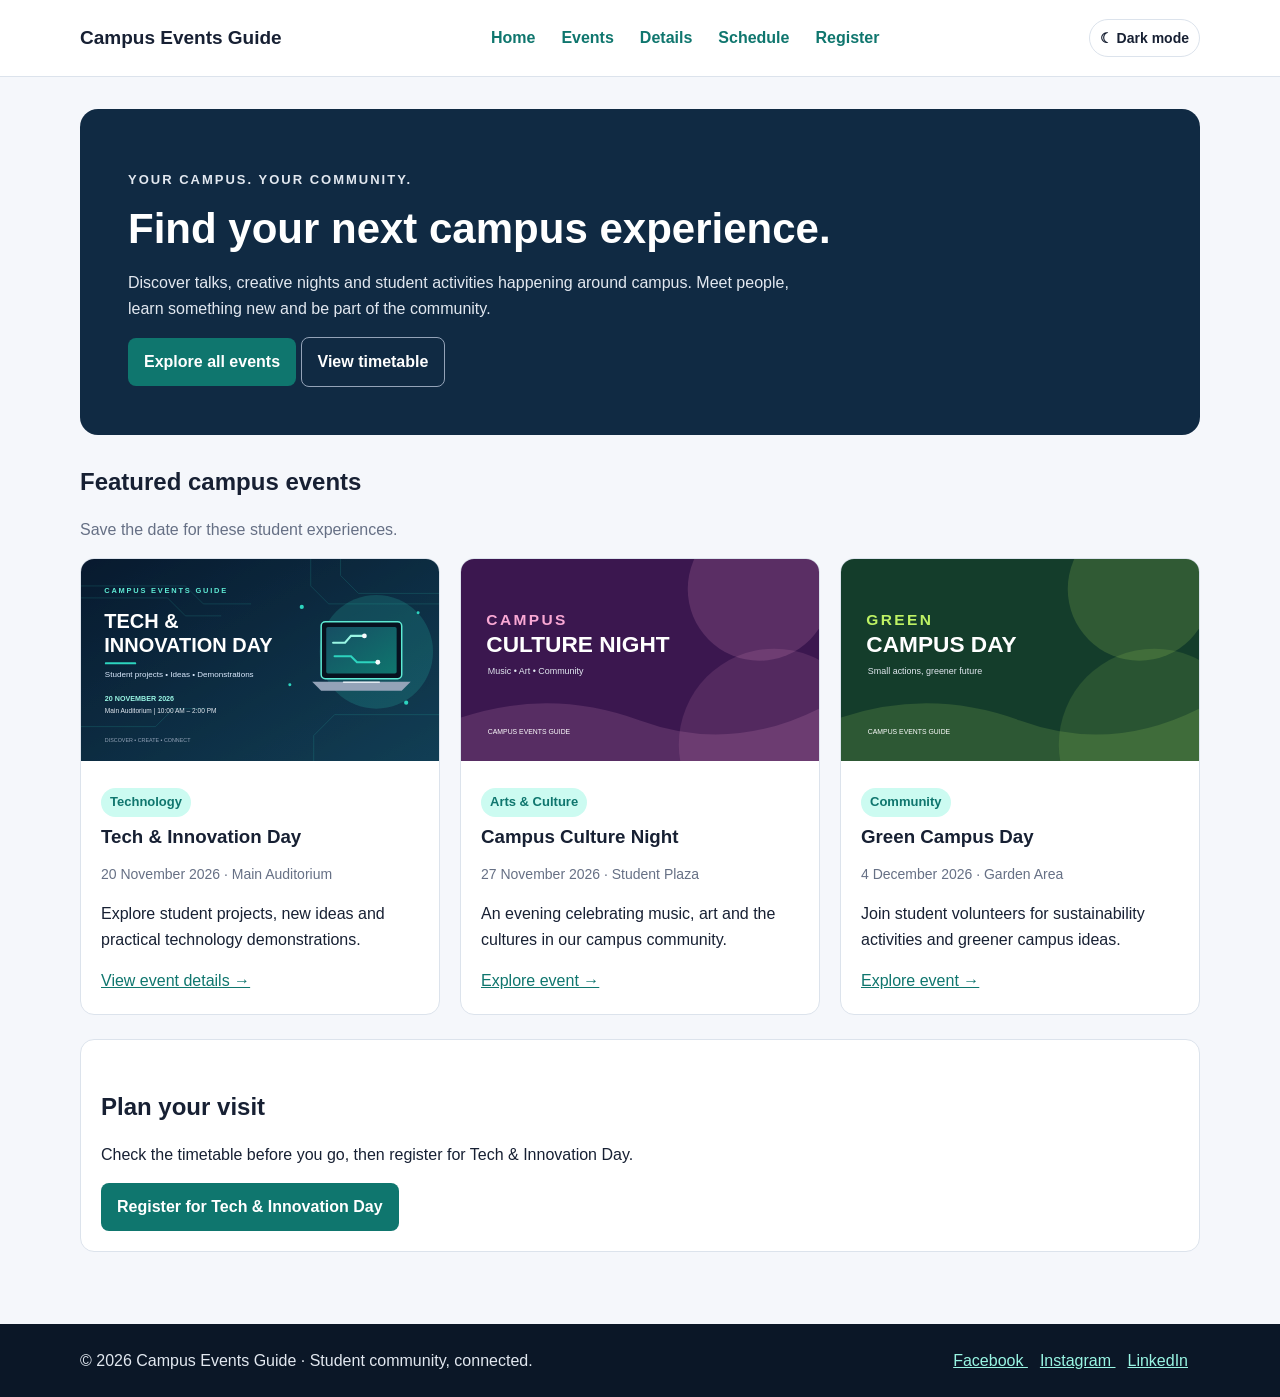
<file: campus_events_mohamed_idres d/index.html>
<!DOCTYPE html>
<html lang="en">

<head>
  <meta charset="utf-8" />
  <meta content="width=device-width, initial-scale=1" name="viewport" />
  <meta content="Discover campus events, schedules and registration information." name="description" />
  <title>
    Home | Campus Events Guide
  </title>
  <link href="style.css" rel="stylesheet" />
</head>

<body>
  <input class="dark-toggle" id="dark-mode" type="checkbox" />
  <header class="site-header">
    <div class="header-inner">
      <a class="brand" href="index.html">
        Campus Events Guide
      </a>
      <nav aria-label="Main navigation">
        <a href="index.html">
          Home
        </a>
        <a href="events.html">
          Events
        </a>
        <a href="event-details.html">
          Details
        </a>
        <a href="schedule.html">
          Schedule
        </a>
        <a href="registration.html">
          Register
        </a>
      </nav>
      <label class="theme-label" for="dark-mode">
        ☾ Dark mode
      </label>
    </div>
  </header>
  <main>
    <section class="hero">
      <p class="eyebrow">
        Your campus. Your community.
      </p>
      <h1>
        Find your next campus experience.
      </h1>
      <p>
        Discover talks, creative nights and student activities happening around campus. Meet people, learn something new
        and be part of the community.
      </p>
      <a class="button" href="events.html">
        Explore all events
      </a>
      <a class="button secondary" href="schedule.html">
        View timetable
      </a>
    </section>
    <section aria-labelledby="featured-title">
      <h2 id="featured-title">
        Featured campus events
      </h2>
      <p class="muted">
        Save the date for these student experiences.
      </p>
      <div class="card-grid">
        <article class="event-card">
          <img alt="Tech and Innovation Day event poster" src="assets/tech-day.svg" />
          <div class="card-body">
            <span class="tag">
              Technology
            </span>
            <h3>
              Tech &amp; Innovation Day
            </h3>
            <p class="meta">
              20 November 2026 · Main Auditorium
            </p>
            <p>
              Explore student projects, new ideas and practical technology demonstrations.
            </p>
            <a href="event-details.html">
              View event details →
            </a>
          </div>
        </article>
        <article class="event-card">
          <img alt="Campus Culture Night event poster" src="assets/culture-night.svg" />
          <div class="card-body">
            <span class="tag">
              Arts &amp; Culture
            </span>
            <h3>
              Campus Culture Night
            </h3>
            <p class="meta">
              27 November 2026 · Student Plaza
            </p>
            <p>
              An evening celebrating music, art and the cultures in our campus community.
            </p>
            <a href="events.html">
              Explore event →
            </a>
          </div>
        </article>
        <article class="event-card">
          <img alt="Green Campus Day event poster" src="assets/green-campus.svg" />
          <div class="card-body">
            <span class="tag">
              Community
            </span>
            <h3>
              Green Campus Day
            </h3>
            <p class="meta">
              4 December 2026 · Garden Area
            </p>
            <p>
              Join student volunteers for sustainability activities and greener campus ideas.
            </p>
            <a href="events.html">
              Explore event →
            </a>
          </div>
        </article>
      </div>
    </section>
    <section class="panel section-spaced">
      <h2>
        Plan your visit
      </h2>
      <p>
        Check the timetable before you go, then register for Tech &amp; Innovation Day.
      </p>
      <a class="button" href="registration.html">
        Register for Tech &amp; Innovation Day
      </a>
    </section>
  </main>
  <footer class="site-footer">
    <div class="footer-inner">
      <span>
        © 2026 Campus Events Guide · Student community, connected.
      </span>
      <div>
        <a href="https://www.facebook.com/" rel="noopener" target="_blank">
          Facebook
        </a>
        <a href="https://www.instagram.com/" rel="noopener" target="_blank">
          Instagram
        </a>
        <a href="https://www.linkedin.com/" rel="noopener" target="_blank">
          LinkedIn
        </a>
      </div>
    </div>
  </footer>
</body>

</html>
</file>
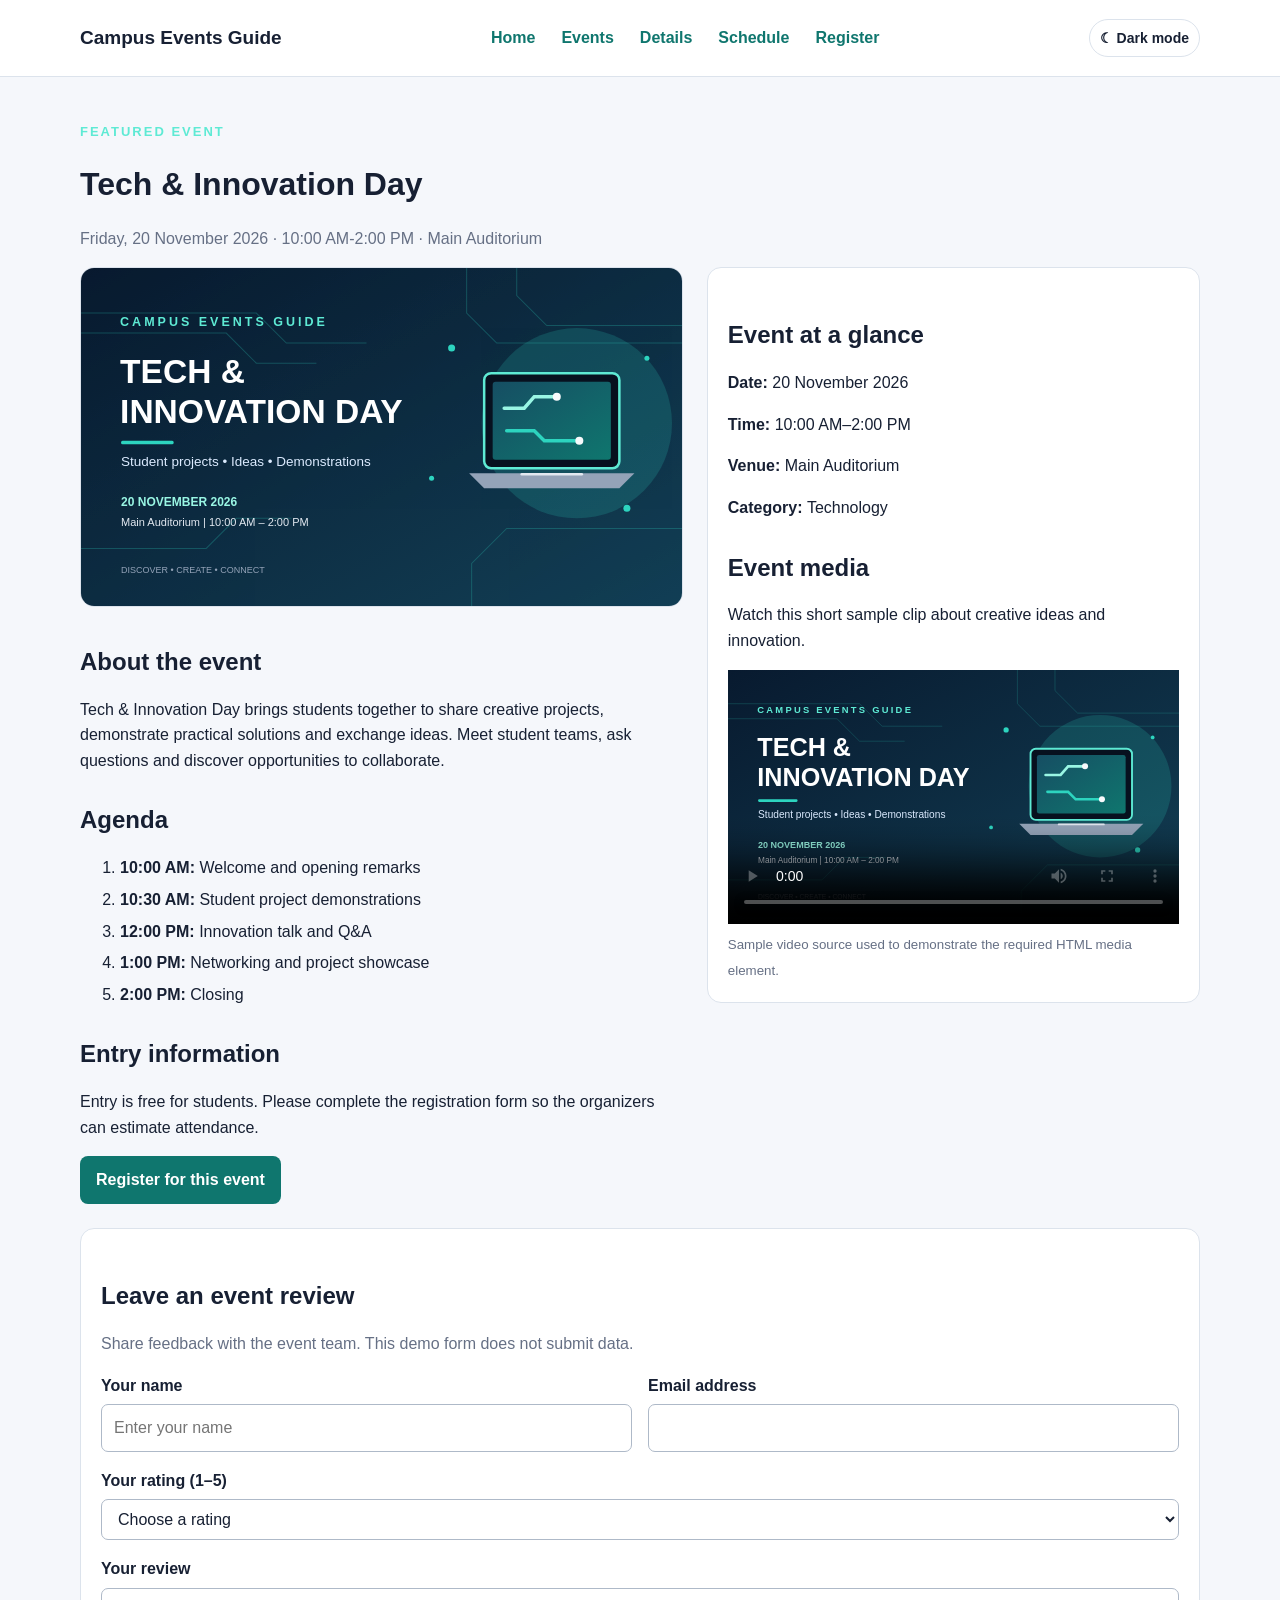
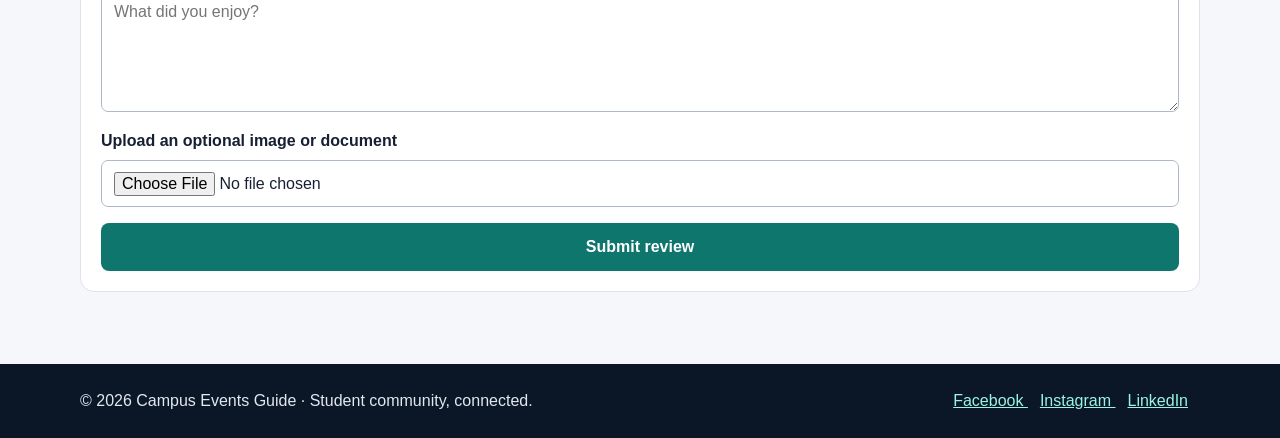
<file: campus_events_mohamed_idres d/event-details.html>
<!DOCTYPE html>
<html lang="en">

<head>
  <meta charset="utf-8" />
  <meta content="width=device-width, initial-scale=1" name="viewport" />
  <meta content="Discover campus events, schedules and registration information." name="description" />
  <title>
    Event Details | Campus Events Guide
  </title>
  <link href="style.css" rel="stylesheet" />
</head>

<body>
  <input class="dark-toggle" id="dark-mode" type="checkbox" />
  <header class="site-header">
    <div class="header-inner">
      <a class="brand" href="index.html">
        Campus Events Guide
      </a>
      <nav aria-label="Main navigation">
        <a href="index.html">
          Home
        </a>
        <a href="events.html">
          Events
        </a>
        <a href="event-details.html">
          Details
        </a>
        <a href="schedule.html">
          Schedule
        </a>
        <a href="registration.html">
          Register
        </a>
      </nav>
      <label class="theme-label" for="dark-mode">
        ☾ Dark mode
      </label>
    </div>
  </header>
  <main>
    <p class="eyebrow">
      Featured event
    </p>
    <h1>
      Tech &amp; Innovation Day
    </h1>
    <p class="muted">
      Friday, 20 November 2026 · 10:00 AM-2:00 PM · Main Auditorium
    </p>
    <div class="two-col">
      <section>
        <img alt="Tech and Innovation Day poster with the event title" class="detail-poster"
          src="assets/tech-day.svg" />
        <h2>
          About the event
        </h2>
        <p>
          Tech &amp; Innovation Day brings students together to share creative projects, demonstrate practical solutions
          and exchange ideas. Meet student teams, ask questions and discover opportunities to collaborate.
        </p>
        <h2>
          Agenda
        </h2>
        <ol>
          <li>
            <strong>
              10:00 AM:
            </strong>
            Welcome and opening remarks
          </li>
          <li>
            <strong>
              10:30 AM:
            </strong>
            Student project demonstrations
          </li>
          <li>
            <strong>
              12:00 PM:
            </strong>
            Innovation talk and Q&amp;A
          </li>
          <li>
            <strong>
              1:00 PM:
            </strong>
            Networking and project showcase
          </li>
          <li>
            <strong>
              2:00 PM:
            </strong>
            Closing
          </li>
        </ol>
        <h2>
          Entry information
        </h2>
        <p>
          Entry is free for students. Please complete the registration form so the organizers can estimate attendance.
        </p>
        <a class="button" href="registration.html">
          Register for this event
        </a>
      </section>
      <aside class="panel">
        <h2>
          Event at a glance
        </h2>
        <p>
          <strong>
            Date:
          </strong>
          20 November 2026
        </p>
        <p>
          <strong>
            Time:
          </strong>
          10:00 AM–2:00 PM
        </p>
        <p>
          <strong>
            Venue:
          </strong>
          Main Auditorium
        </p>
        <p>
          <strong>
            Category:
          </strong>
          Technology
        </p>
        <h2>
          Event media
        </h2>
        <p>
          Watch this short sample clip about creative ideas and innovation.
        </p>
        <video aria-label="Sample event video" controls="" poster="assets/tech-day.svg" preload="metadata">
          <source src="https://interactive-examples.mdn.mozilla.net/media/cc0-videos/flower.mp4" type="video/mp4" />
          Your browser does not support HTML video.
        </video>
        <small>
          Sample video source used to demonstrate the required HTML media element.
        </small>
      </aside>
    </div>
    <section class="form-card section-spaced">
      <h2>
        Leave an event review
      </h2>
      <p class="muted">
        Share feedback with the event team. This demo form does not submit data.
      </p>
      <form action="#" method="get">
        <div class="form-grid">
          <div class="field">
            <label for="review-name">
              Your name
            </label>
            <input id="review-name" maxlength="60" name="review-name" placeholder="Enter your name" required=""
              type="text" />
          </div>
          <div class="field">
            <label for="review-email">
              Email address
            </label>
            <input id="review-email" name="review-email" required="" type="email" />
          </div>
        </div>
        <div class="field">
          <label for="rating">
            Your rating (1–5)
          </label>
          <select id="rating" name="rating" required="">
            <option value="">
              Choose a rating
            </option>
            <option>
              5 - Excellent
            </option>
            <option>
              4 - Very good
            </option>
            <option>
              3 - Good
            </option>
            <option>
              2 - Fair
            </option>
            <option>
              1 - Needs improvement
            </option>
          </select>
        </div>
        <div class="field">
          <label for="review">
            Your review
          </label>
          <textarea id="review" maxlength="500" name="review" placeholder="What did you enjoy?" required=""
            rows="4"></textarea>
        </div>
        <div class="field">
          <label for="review-file">
            Upload an optional image or document
          </label>
          <input accept="image/*,.pdf" id="review-file" name="review-file" type="file" />
        </div>
        <button type="submit">
          Submit review
        </button>
      </form>
    </section>
  </main>
  <footer class="site-footer">
    <div class="footer-inner">
      <span>
        © 2026 Campus Events Guide · Student community, connected.
      </span>
      <div>
        <a href="https://www.facebook.com/" rel="noopener" target="_blank">
          Facebook
        </a>
        <a href="https://www.instagram.com/" rel="noopener" target="_blank">
          Instagram
        </a>
        <a href="https://www.linkedin.com/" rel="noopener" target="_blank">
          LinkedIn
        </a>
      </div>
    </div>
  </footer>
</body>

</html>
</file>
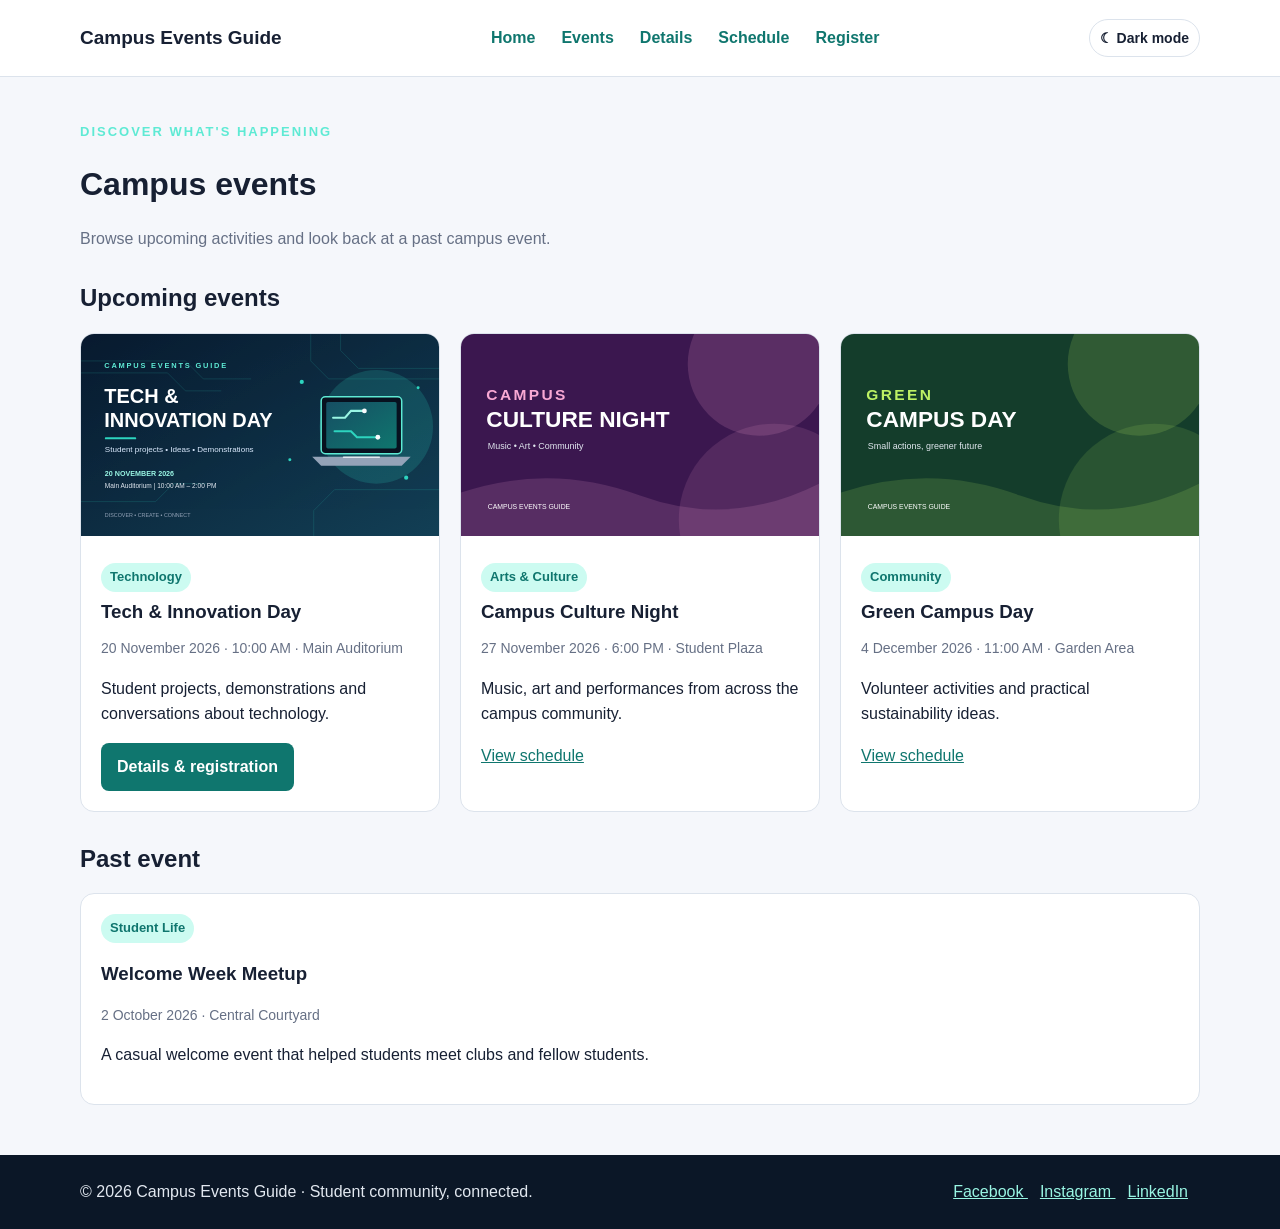
<file: campus_events_mohamed_idres d/events.html>
<!DOCTYPE html>
<html lang="en">

<head>
  <meta charset="utf-8" />
  <meta content="width=device-width, initial-scale=1" name="viewport" />
  <meta content="Discover campus events, schedules and registration information." name="description" />
  <title>
    Events | Campus Events Guide
  </title>
  <link href="style.css" rel="stylesheet" />
</head>

<body>
  <input class="dark-toggle" id="dark-mode" type="checkbox" />
  <header class="site-header">
    <div class="header-inner">
      <a class="brand" href="index.html">
        Campus Events Guide
      </a>
      <nav aria-label="Main navigation">
        <a href="index.html">
          Home
        </a>
        <a href="events.html">
          Events
        </a>
        <a href="event-details.html">
          Details
        </a>
        <a href="schedule.html">
          Schedule
        </a>
        <a href="registration.html">
          Register
        </a>
      </nav>
      <label class="theme-label" for="dark-mode">
        ☾ Dark mode
      </label>
    </div>
  </header>
  <main>
    <p class="eyebrow">
      Discover what's happening
    </p>
    <h1>
      Campus events
    </h1>
    <p class="muted">
      Browse upcoming activities and look back at a past campus event.
    </p>
    <h2>
      Upcoming events
    </h2>
    <div class="card-grid">
      <article class="event-card">
        <img alt="Tech and Innovation Day poster" src="assets/tech-day.svg" />
        <div class="card-body">
          <span class="tag">
            Technology
          </span>
          <h3>
            Tech &amp; Innovation Day
          </h3>
          <p class="meta">
            20 November 2026 · 10:00 AM · Main Auditorium
          </p>
          <p>
            Student projects, demonstrations and conversations about technology.
          </p>
          <a class="button" href="event-details.html">
            Details &amp; registration
          </a>
        </div>
      </article>
      <article class="event-card">
        <img alt="Campus Culture Night poster" src="assets/culture-night.svg" />
        <div class="card-body">
          <span class="tag">
            Arts &amp; Culture
          </span>
          <h3>
            Campus Culture Night
          </h3>
          <p class="meta">
            27 November 2026 · 6:00 PM · Student Plaza
          </p>
          <p>
            Music, art and performances from across the campus community.
          </p>
          <a href="schedule.html">
            View schedule
          </a>
        </div>
      </article>
      <article class="event-card">
        <img alt="Green Campus Day poster" src="assets/green-campus.svg" />
        <div class="card-body">
          <span class="tag">
            Community
          </span>
          <h3>
            Green Campus Day
          </h3>
          <p class="meta">
            4 December 2026 · 11:00 AM · Garden Area
          </p>
          <p>
            Volunteer activities and practical sustainability ideas.
          </p>
          <a href="schedule.html">
            View schedule
          </a>
        </div>
      </article>
    </div>
    <h2>
      Past event
    </h2>
    <div class="panel">
      <span class="tag">
        Student Life
      </span>
      <h3>
        Welcome Week Meetup
      </h3>
      <p class="meta">
        2 October 2026 · Central Courtyard
      </p>
      <p>
        A casual welcome event that helped students meet clubs and fellow students.
      </p>
    </div>
  </main>
  <footer class="site-footer">
    <div class="footer-inner">
      <span>
        © 2026 Campus Events Guide · Student community, connected.
      </span>
      <div>
        <a href="https://www.facebook.com/" rel="noopener" target="_blank">
          Facebook
        </a>
        <a href="https://www.instagram.com/" rel="noopener" target="_blank">
          Instagram
        </a>
        <a href="https://www.linkedin.com/" rel="noopener" target="_blank">
          LinkedIn
        </a>
      </div>
    </div>
  </footer>
</body>

</html>
</file>
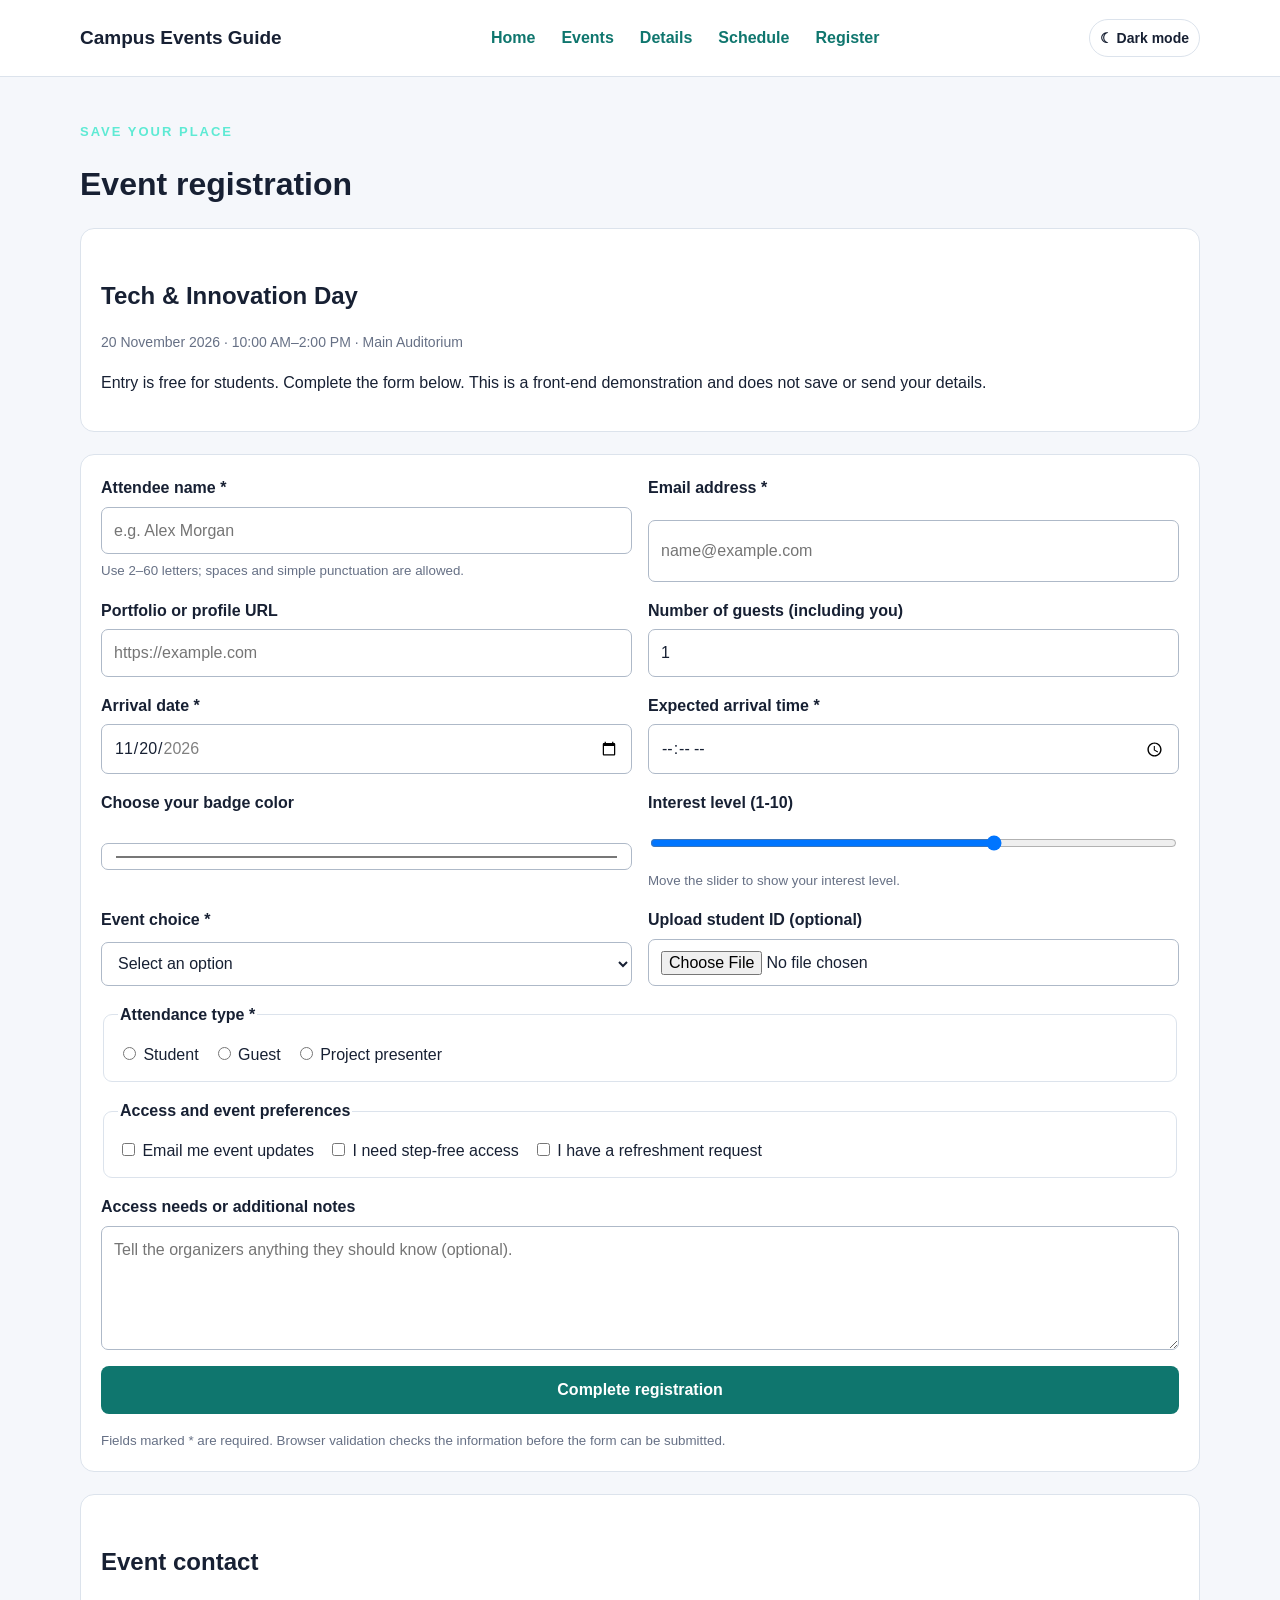
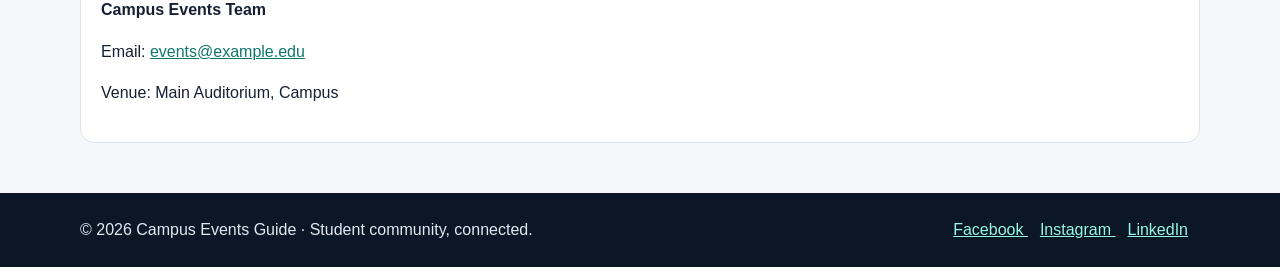
<file: campus_events_mohamed_idres d/registration.html>
<!DOCTYPE html>
<html lang="en">

<head>
  <meta charset="utf-8" />
  <meta content="width=device-width, initial-scale=1" name="viewport" />
  <meta content="Discover campus events, schedules and registration information." name="description" />
  <title>
    Registration | Campus Events Guide
  </title>
  <link href="style.css" rel="stylesheet" />
</head>

<body>
  <input class="dark-toggle" id="dark-mode" type="checkbox" />
  <header class="site-header">
    <div class="header-inner">
      <a class="brand" href="index.html">
        Campus Events Guide
      </a>
      <nav aria-label="Main navigation">
        <a href="index.html">
          Home
        </a>
        <a href="events.html">
          Events
        </a>
        <a href="event-details.html">
          Details
        </a>
        <a href="schedule.html">
          Schedule
        </a>
        <a href="registration.html">
          Register
        </a>
      </nav>
      <label class="theme-label" for="dark-mode">
        ☾ Dark mode
      </label>
    </div>
  </header>
  <main>
    <p class="eyebrow">
      Save your place
    </p>
    <h1>
      Event registration
    </h1>
    <section class="panel section-spaced">
      <h2>
        Tech &amp; Innovation Day
      </h2>
      <p class="meta">
        20 November 2026 · 10:00 AM–2:00 PM · Main Auditorium
      </p>
      <p>
        Entry is free for students. Complete the form below. This is a front-end demonstration and does not save or send
        your details.
      </p>
    </section>
    <section class="form-card">
      <form action="#" method="get">
        <div class="form-grid">
          <div class="field">
            <label for="attendee-name">
              Attendee name *
            </label>
            <input id="attendee-name" maxlength="60" name="attendee-name" pattern="[A-Za-z][A-Za-z .'-]{1,59}"
              placeholder="e.g. Alex Morgan" required="" type="text" />
            <small>
              Use 2–60 letters; spaces and simple punctuation are allowed.
            </small>
          </div>
          <div class="field">
            <label for="email">
              Email address *
            </label>
            <input id="email" maxlength="100" name="email" placeholder="name@example.com" required="" type="email" />
          </div>
          <div class="field">
            <label for="portfolio">
              Portfolio or profile URL
            </label>
            <input id="portfolio" name="portfolio" placeholder="https://example.com" type="url" />
          </div>
          <div class="field">
            <label for="guests">
              Number of guests (including you)
            </label>
            <input id="guests" max="5" min="1" name="guests" required="" type="number" value="1" />
          </div>
          <div class="field">
            <label for="arrival-date">
              Arrival date *
            </label>
            <input id="arrival-date" max="2026-11-20" min="2026-10-19" name="arrival-date" required="" type="date"
              value="2026-11-20" />
          </div>
          <div class="field">
            <label for="arrival-time">
              Expected arrival time *
            </label>
            <input id="arrival-time" max="13:30" min="09:30" name="arrival-time" required="" type="time" />
          </div>
          <div class="field">
            <label for="badge-color">
              Choose your badge color
            </label>
            <input id="badge-color" name="badge-color" type="color" value="#0f766e" />
          </div>
          <div class="field">
            <label for="interest">
              Interest level (1-10)
            </label>
            <input id="interest" max="10" min="1" name="interest" type="range" value="7" />
            <small>
              Move the slider to show your interest level.
            </small>
          </div>
          <div class="field">
            <label for="ticket">
              Event choice *
            </label>
            <select id="ticket" name="ticket" required="">
              <option value="">
                Select an option
              </option>
              <option value="full">
                Full event
              </option>
              <option value="morning">
                Morning sessions
              </option>
              <option value="afternoon">
                Afternoon showcase
              </option>
            </select>
          </div>
          <div class="field">
            <label for="student-card">
              Upload student ID (optional)
            </label>
            <input accept="image/*,.pdf" id="student-card" name="student-card" type="file" />
          </div>
        </div>
        <fieldset>
          <legend>
            Attendance type *
          </legend>
          <div class="inline-options">
            <label>
              <input name="attendance" required="" type="radio" value="student" />
              Student
            </label>
            <label>
              <input name="attendance" type="radio" value="guest" />
              Guest
            </label>
            <label>
              <input name="attendance" type="radio" value="presenter" />
              Project presenter
            </label>
          </div>
        </fieldset>
        <fieldset>
          <legend>
            Access and event preferences
          </legend>
          <div class="inline-options">
            <label>
              <input name="updates" type="checkbox" value="yes" />
              Email me event updates
            </label>
            <label>
              <input name="access" type="checkbox" value="step-free" />
              I need step-free access
            </label>
            <label>
              <input name="diet" type="checkbox" value="refreshments" />
              I have a refreshment request
            </label>
          </div>
        </fieldset>
        <div class="field">
          <label for="notes">
            Access needs or additional notes
          </label>
          <textarea id="notes" maxlength="400" name="notes"
            placeholder="Tell the organizers anything they should know (optional)." rows="4"></textarea>
        </div>
        <button type="submit">
          Complete registration
        </button>
        <small>
          Fields marked * are required. Browser validation checks the information before the form can be submitted.
        </small>
      </form>
    </section>
    <section class="panel" style="margin-top:22px">
      <h2>
        Event contact
      </h2>
      <p>
        <strong>
          Campus Events Team
        </strong>
      </p>
      <p>
        Email:
        <a href="mailto:events@example.edu">
          events@example.edu
        </a>
      </p>
      <p>
        Venue: Main Auditorium, Campus
      </p>
    </section>
  </main>
  <footer class="site-footer">
    <div class="footer-inner">
      <span>
        © 2026 Campus Events Guide · Student community, connected.
      </span>
      <div>
        <a href="https://www.facebook.com/" rel="noopener" target="_blank">
          Facebook
        </a>
        <a href="https://www.instagram.com/" rel="noopener" target="_blank">
          Instagram
        </a>
        <a href="https://www.linkedin.com/" rel="noopener" target="_blank">
          LinkedIn
        </a>
      </div>
    </div>
  </footer>
</body>

</html>
</file>
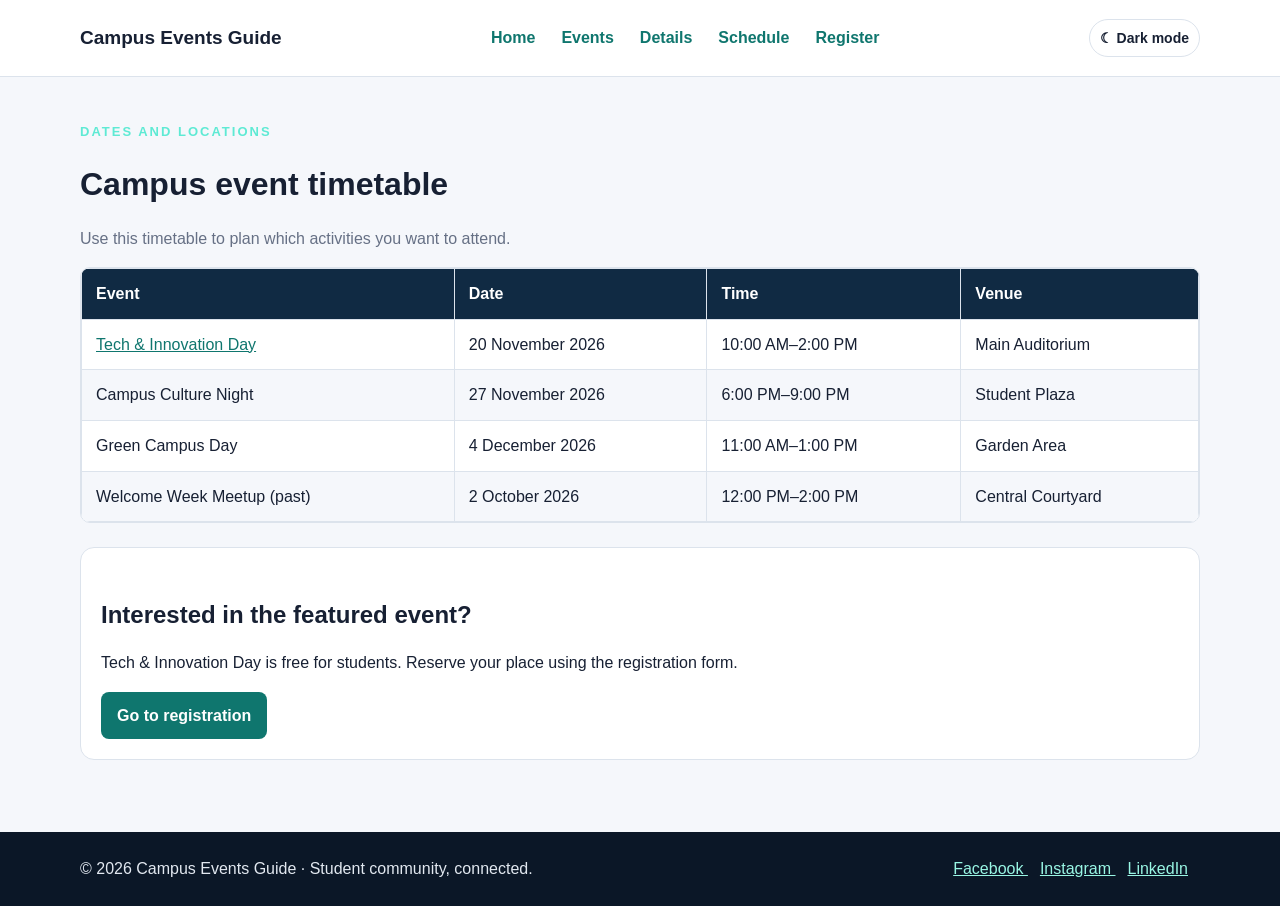
<file: campus_events_mohamed_idres d/schedule.html>
<!DOCTYPE html>
<html lang="en">

<head>
  <meta charset="utf-8" />
  <meta content="width=device-width, initial-scale=1" name="viewport" />
  <meta content="Discover campus events, schedules and registration information." name="description" />
  <title>
    Schedule | Campus Events Guide
  </title>
  <link href="style.css" rel="stylesheet" />
</head>

<body>
  <input class="dark-toggle" id="dark-mode" type="checkbox" />
  <header class="site-header">
    <div class="header-inner">
      <a class="brand" href="index.html">
        Campus Events Guide
      </a>
      <nav aria-label="Main navigation">
        <a href="index.html">
          Home
        </a>
        <a href="events.html">
          Events
        </a>
        <a href="event-details.html">
          Details
        </a>
        <a href="schedule.html">
          Schedule
        </a>
        <a href="registration.html">
          Register
        </a>
      </nav>
      <label class="theme-label" for="dark-mode">
        ☾ Dark mode
      </label>
    </div>
  </header>
  <main>
    <p class="eyebrow">
      Dates and locations
    </p>
    <h1>
      Campus event timetable
    </h1>
    <p class="muted">
      Use this timetable to plan which activities you want to attend.
    </p>
    <div class="table-wrap">
      <table>
        <thead>
          <tr>
            <th scope="col">
              Event
            </th>
            <th scope="col">
              Date
            </th>
            <th scope="col">
              Time
            </th>
            <th scope="col">
              Venue
            </th>
          </tr>
        </thead>
        <tbody>
          <tr>
            <td>
              <a href="event-details.html">
                Tech &amp; Innovation Day
              </a>
            </td>
            <td>
              20 November 2026
            </td>
            <td>
              10:00 AM–2:00 PM
            </td>
            <td>
              Main Auditorium
            </td>
          </tr>
          <tr>
            <td>
              Campus Culture Night
            </td>
            <td>
              27 November 2026
            </td>
            <td>
              6:00 PM–9:00 PM
            </td>
            <td>
              Student Plaza
            </td>
          </tr>
          <tr>
            <td>
              Green Campus Day
            </td>
            <td>
              4 December 2026
            </td>
            <td>
              11:00 AM–1:00 PM
            </td>
            <td>
              Garden Area
            </td>
          </tr>
          <tr>
            <td>
              Welcome Week Meetup (past)
            </td>
            <td>
              2 October 2026
            </td>
            <td>
              12:00 PM–2:00 PM
            </td>
            <td>
              Central Courtyard
            </td>
          </tr>
        </tbody>
      </table>
    </div>
    <section class="panel section-spaced">
      <h2>
        Interested in the featured event?
      </h2>
      <p>
        Tech &amp; Innovation Day is free for students. Reserve your place using the registration form.
      </p>
      <a class="button" href="registration.html">
        Go to registration
      </a>
    </section>
  </main>
  <footer class="site-footer">
    <div class="footer-inner">
      <span>
        © 2026 Campus Events Guide · Student community, connected.
      </span>
      <div>
        <a href="https://www.facebook.com/" rel="noopener" target="_blank">
          Facebook
        </a>
        <a href="https://www.instagram.com/" rel="noopener" target="_blank">
          Instagram
        </a>
        <a href="https://www.linkedin.com/" rel="noopener" target="_blank">
          LinkedIn
        </a>
      </div>
    </div>
  </footer>
</body>

</html>
</file>
<file: campus_events_mohamed_idres d/style.css>
:root {
  --bg: #f5f7fb;
  --card: #ffffff;
  --text: #172033;
  --muted: #667085;
  --main: #0f766e;
  --main-dark: #115e59;
  --border: #dce3ec;
  --navy: #102a43;
}

* {
  box-sizing: border-box;
}

body {
  margin: 0;
  font-family: Arial, sans-serif;
  line-height: 1.6;
  color: var(--text);
  background: var(--bg);
}

a {
  color: var(--main);
}

a:hover {
  color: var(--main-dark);
}

img,
video {
  max-width: 100%;
}

.site-header {
  background: var(--card);
  border-bottom: 1px solid var(--border);
}

.header-inner,
main,
.footer-inner {
  width: 92%;
  max-width: 1120px;
  margin: auto;
}

.header-inner {
  min-height: 76px;
  padding: 14px 0;
  display: flex;
  align-items: center;
  justify-content: space-between;
  gap: 18px;
  flex-wrap: wrap;
}

.brand {
  color: var(--text);
  text-decoration: none;
  font-size: 19px;
  font-weight: bold;
}

nav {
  display: flex;
  flex-wrap: wrap;
  gap: 6px;
}

nav a {
  padding: 8px 10px;
  border-radius: 7px;
  text-decoration: none;
  font-weight: bold;
  transition: background 0.2s, color 0.2s;
}

nav a:hover {
  background: var(--main);
  color: white;
}

main {
  min-height: 70vh;
  padding: 32px 0 50px;
}

.hero {
  background: var(--navy);
  color: white;
  padding: 48px;
  border-radius: 18px;
  margin-bottom: 32px;
}

.hero h1 {
  font-size: 42px;
  line-height: 1.2;
  margin: 0 0 14px;
}

.hero p {
  max-width: 680px;
  color: #e2e8f0;
}

.eyebrow {
  color: #5eead4;
  font-size: 13px;
  font-weight: bold;
  letter-spacing: 2px;
  text-transform: uppercase;
}

h1,
h2,
h3 {
  line-height: 1.25;
}

h2 {
  margin-top: 32px;
}

.muted,
.meta,
small {
  color: var(--muted);
}

.button,
button {
  display: inline-block;
  padding: 11px 16px;
  border: 0;
  border-radius: 8px;
  background: var(--main);
  color: white;
  text-decoration: none;
  font: inherit;
  font-weight: bold;
  cursor: pointer;
  transition: background 0.2s;
}

.button:hover,
button:hover {
  background: var(--main-dark);
  color: white;
}

.button.secondary {
  background: transparent;
  color: white;
  border: 1px solid #94a3b8;
}

.card-grid {
  display: grid;
  grid-template-columns: repeat(3, 1fr);
  gap: 20px;
}

.event-card,
.panel,
.form-card {
  background: var(--card);
  border: 1px solid var(--border);
  border-radius: 14px;
  overflow: hidden;
}

.event-card {
  transition: transform 0.2s;
}

.event-card:hover {
  transform: translateY(-3px);
}

.event-card img {
  width: 100%;
  height: auto;
  aspect-ratio: 16 / 9;
  object-fit: cover;
}

.card-body,
.panel,
.form-card {
  padding: 20px;
}

.card-body h3 {
  margin: 8px 0;
}

.tag {
  display: inline-block;
  padding: 4px 9px;
  border-radius: 20px;
  background: #ccfbf1;
  color: var(--main);
  font-size: 13px;
  font-weight: bold;
}

.meta {
  font-size: 14px;
}

.two-col {
  display: grid;
  grid-template-columns: 1.1fr 0.9fr;
  gap: 24px;
  align-items: start;
}

.detail-poster {
  width: 100%;
  border-radius: 14px;
  border: 1px solid var(--border);
}

li {
  margin: 6px 0;
}

.table-wrap {
  width: 100%;
  overflow-x: auto;
  border: 1px solid var(--border);
  border-radius: 10px;
}

table {
  width: 100%;
  border-collapse: collapse;
  background: var(--card);
}

th,
td {
  padding: 12px 14px;
  text-align: left;
  border: 1px solid var(--border);
}

th {
  background: var(--navy);
  color: white;
}

tbody tr:nth-child(even) {
  background: var(--bg);
}

form {
  display: grid;
  gap: 16px;
}

.form-grid {
  display: grid;
  grid-template-columns: 1fr 1fr;
  gap: 16px;
}

.field {
  display: grid;
  gap: 6px;
  min-width: 0;
}

label,
legend {
  font-weight: bold;
}

input,
select,
textarea {
  width: 100%;
  min-width: 0;
  padding: 10px 12px;
  border: 1px solid #aeb9c8;
  border-radius: 7px;
  background: var(--card);
  color: var(--text);
  font: inherit;
}

input[type="checkbox"],
input[type="radio"],
input[type="range"],
input[type="color"] {
  width: auto;
}

input:focus,
select:focus,
textarea:focus {
  outline: 2px solid #99f6e4;
  border-color: var(--main);
}

fieldset {
  border: 1px solid var(--border);
  border-radius: 9px;
  padding: 14px;
}

.inline-options {
  display: flex;
  flex-wrap: wrap;
  gap: 14px;
}

.inline-options label {
  font-weight: normal;
}

.section-spaced {
  margin-top: 24px;
  margin-bottom: 22px;
}

.site-footer {
  padding: 24px 0;
  background: #0b1727;
  color: #e2e8f0;
}

.footer-inner {
  display: flex;
  flex-wrap: wrap;
  justify-content: space-between;
  align-items: center;
  gap: 14px;
}

.site-footer a {
  color: #99f6e4;
  margin-right: 12px;
}


.dark-toggle {
  position: absolute;
  left: -9999px;
}

.theme-label {
  padding: 7px 10px;
  border: 1px solid var(--border);
  border-radius: 20px;
  cursor: pointer;
  font-size: 14px;
  font-weight: bold;
}

body:has(#dark-mode:checked) {
  --bg: #0b1220;
  --card: #111c2e;
  --text: #e5edf7;
  --muted: #aab8cc;
  --border: #2b3b52;
  --navy: #07111f;
}

body:has(#dark-mode:checked) .tag {
  background: #134e4a;
  color: #99f6e4;
}

body:has(#dark-mode:checked) tbody tr:nth-child(even) {
  background: #172337;
}

/*  el Tablet  */
@media (max-width: 800px) {
  .card-grid {
    grid-template-columns: repeat(2, 1fr);
  }

  .two-col {
    grid-template-columns: 1fr;
  }

}

/*   el Mobile  */

@media (max-width: 560px) {
  .header-inner {
    align-items: flex-start;
  }

  nav {
    width: 100%;
  }

  nav a {
    padding: 7px;
    font-size: 14px;
  }

  .hero {
    padding: 28px;
  }

  .hero h1 {
    font-size: 32px;
  }

  .card-grid,
  .form-grid {
    grid-template-columns: 1fr;
  }

  main {
    padding-top: 22px;
  }

  th,
  td {
    padding: 9px;
  }
}
</file>
